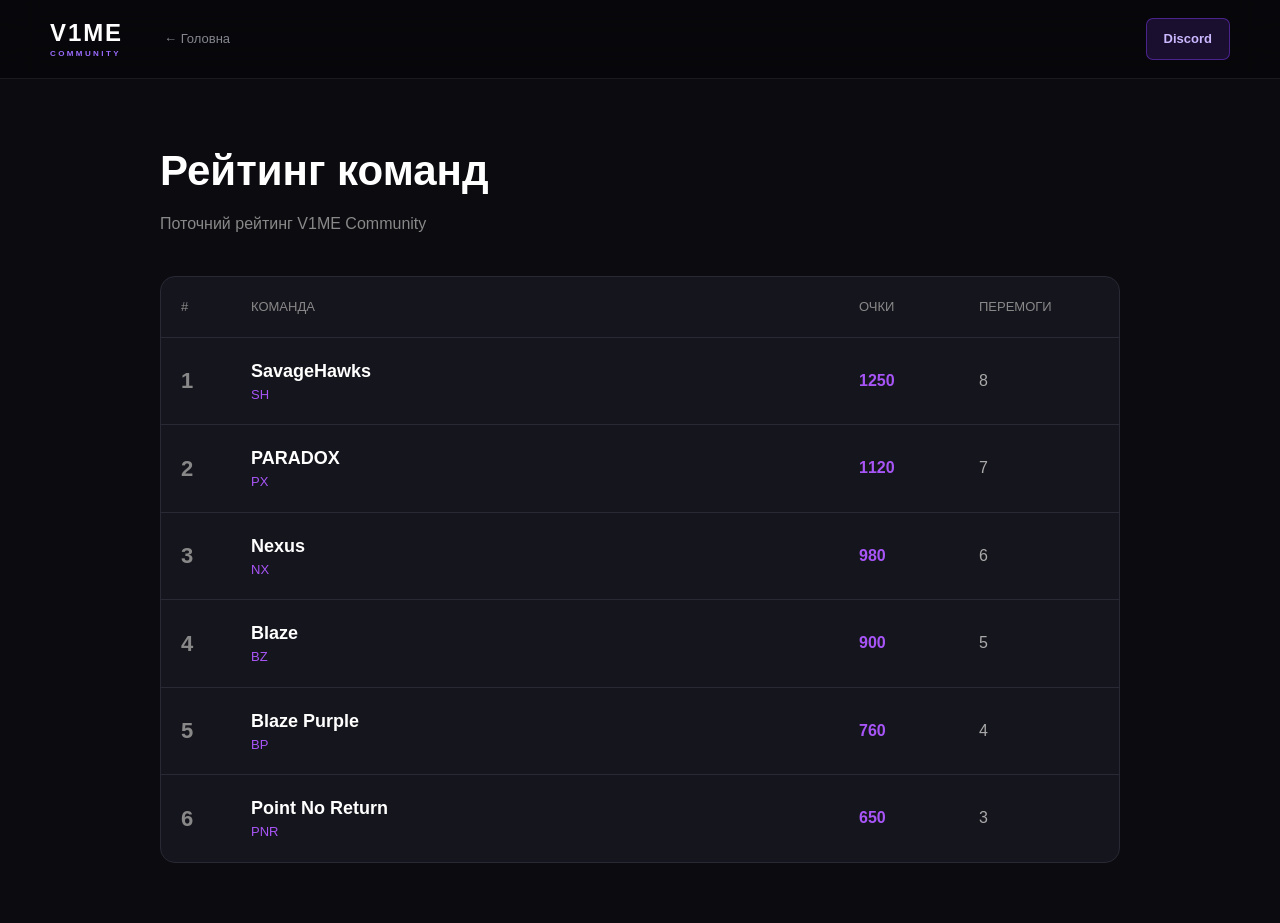
<file: rankings.html>
<!DOCTYPE html>
<html lang="uk">
<head>
    <meta charset="UTF-8">
    <meta name="viewport" content="width=device-width, initial-scale=1.0">

    <title>Рейтинг — V1ME Community</title>

    <link rel="stylesheet" href="style.css">

    <style>
        body {
            background: #0b0b10;
            color: white;
            font-family: Arial, sans-serif;
            margin: 0;
        }

        .ranking-page {
            max-width: 1000px;
            margin: auto;
            padding: 60px 20px;
        }

        .title {
            font-size: 42px;
            font-weight: 800;
            margin-bottom: 10px;
        }

        .subtitle {
            color: #888;
            margin-bottom: 40px;
        }

        .ranking {
            background: #15151d;
            border: 1px solid #292936;
            border-radius: 15px;
            overflow: hidden;
        }

        .ranking-header,
        .ranking-row {
            display: grid;
            grid-template-columns: 70px 1fr 120px 120px;
            align-items: center;
            padding: 20px;
        }

        .ranking-header {
            color: #888;
            font-size: 13px;
            text-transform: uppercase;
            border-bottom: 1px solid #292936;
        }

        .ranking-row {
            border-bottom: 1px solid #292936;
            transition: 0.2s;
        }

        .ranking-row:last-child {
            border-bottom: none;
        }

        .ranking-row:hover {
            background: #1b1b25;
        }

        .position {
            font-size: 22px;
            font-weight: 900;
            color: #888;
        }

        .team-name {
            font-size: 18px;
            font-weight: 800;
        }

        .tag {
            color: #a855f7;
            font-size: 13px;
        }

        .points {
            font-weight: 800;
            color: #a855f7;
        }

        .wins {
            color: #aaa;
        }

        @media (max-width: 700px) {

            .title {
                font-size: 32px;
            }

            .ranking-header,
            .ranking-row {
                grid-template-columns: 45px 1fr 80px;
                padding: 15px;
            }

            .ranking-header div:nth-child(4),
            .ranking-row div:nth-child(4) {
                display: none;
            }
        }
    </style>
</head>

<body>

<header class="header">
    <div class="container header-content">

        <a href="index.html" class="logo">
            <span>V1ME</span>
            <small>COMMUNITY</small>
        </a>

        <nav class="nav">
            <a href="index.html">
                ← Головна
            </a>
        </nav>

        <a
            href="https://discord.gg/7t8vAnn3n"
            class="discord-button"
            target="_blank"
            rel="noopener noreferrer"
        >
            Discord
        </a>

    </div>
</header>

<div class="ranking-page">

    <h1 class="title">Рейтинг команд</h1>

    <p class="subtitle">
        Поточний рейтинг V1ME Community
    </p>


    <div class="ranking">

        <div class="ranking-header">
            <div>#</div>
            <div>Команда</div>
            <div>Очки</div>
            <div>Перемоги</div>
        </div>


        <div class="ranking-row">

            <div class="position">1</div>

            <div>
                <div class="team-name">
                    SavageHawks
                </div>

                <div class="tag">
                    SH
                </div>
            </div>

            <div class="points">
                1250
            </div>

            <div class="wins">
                8
            </div>

        </div>


        <div class="ranking-row">

            <div class="position">2</div>

            <div>
                <div class="team-name">
                    PARADOX
                </div>

                <div class="tag">
                    PX
                </div>
            </div>

            <div class="points">
                1120
            </div>

            <div class="wins">
                7
            </div>

        </div>


        <div class="ranking-row">

            <div class="position">3</div>

            <div>
                <div class="team-name">
                    Nexus
                </div>

                <div class="tag">
                    NX
                </div>
            </div>

            <div class="points">
                980
            </div>

            <div class="wins">
                6
            </div>

        </div>


        <div class="ranking-row">

            <div class="position">4</div>

            <div>
                <div class="team-name">
                    Blaze
                </div>

                <div class="tag">
                    BZ
                </div>
            </div>

            <div class="points">
                900
            </div>

            <div class="wins">
                5
            </div>

        </div>


        <div class="ranking-row">

            <div class="position">5</div>

            <div>
                <div class="team-name">
                    Blaze Purple
                </div>

                <div class="tag">
                    BP
                </div>
            </div>

            <div class="points">
                760
            </div>

            <div class="wins">
                4
            </div>

        </div>


        <div class="ranking-row">

            <div class="position">6</div>

            <div>
                <div class="team-name">
                    Point No Return
                </div>

                <div class="tag">
                    PNR
                </div>
            </div>

            <div class="points">
                650
            </div>

            <div class="wins">
                3
            </div>

        </div>

    </div>

</div>

</body>
</html>
</file>
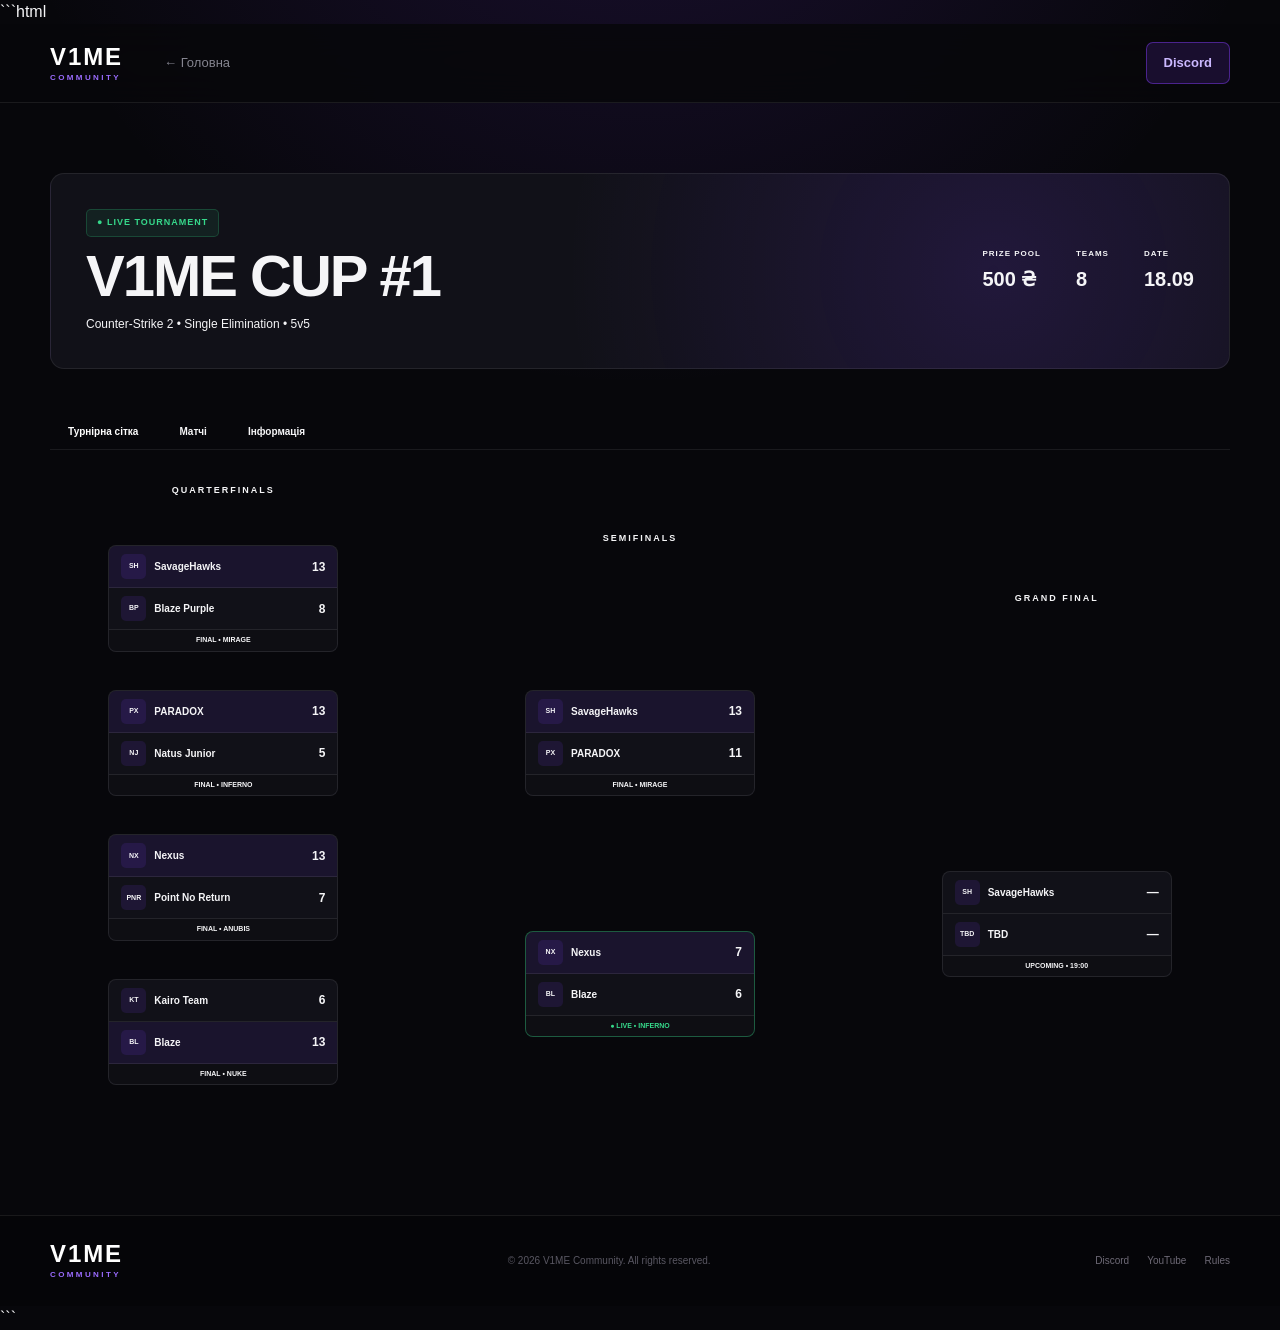
<file: tournament2).html>
```html
<!DOCTYPE html>
<html lang="uk">

<head>

    <meta charset="UTF-8">

    <meta
        name="viewport"
        content="width=device-width, initial-scale=1.0">

    <title>V1ME CUP #1 — V1ME Community</title>

    <link
        rel="stylesheet"
        href="style.css">


    <style>

        /* =========================
           TOURNAMENT PAGE
        ========================= */

        .tournament-page {
            padding: 70px 0 100px;
        }


        /* =========================
           TOURNAMENT HEADER
        ========================= */

        .tournament-header {
            display: flex;

            align-items: center;
            justify-content: space-between;

            gap: 40px;

            margin-bottom: 45px;

            padding: 35px;

            border: 1px solid var(--border);

            border-radius: 14px;

            background:
                radial-gradient(
                    circle at 80% 50%,
                    rgba(124,60,255,0.15),
                    transparent 45%
                ),
                var(--card);
        }


        .tournament-title {

            display: flex;

            flex-direction: column;

            gap: 10px;

        }


        .tournament-title .live-label {

            width: fit-content;

            padding: 6px 10px;

            border-radius: 5px;

            color: var(--green);

            background:
                rgba(53,229,139,0.08);

            border:
                1px solid
                rgba(53,229,139,0.2);

            font-size: 9px;

            font-weight: 800;

            letter-spacing: 1px;

        }


        .tournament-title h1 {

            font-size: clamp(35px,5vw,58px);

            line-height: 1;

            letter-spacing: -2px;

        }


        .tournament-title p {

            color: var(--text-secondary);

            font-size: 12px;

        }


        .tournament-stats {

            display: flex;

            gap: 35px;

        }


        .t-stat {

            display: flex;

            flex-direction: column;

            gap: 4px;

        }


        .t-stat small {

            color: var(--text-dark);

            font-size: 8px;

            font-weight: 700;

            letter-spacing: 1px;

        }


        .t-stat strong {

            font-size: 20px;

        }


        /* =========================
           TABS
        ========================= */

        .tournament-tabs {

            display: flex;

            gap: 5px;

            margin-bottom: 25px;

            border-bottom:
                1px solid var(--border);

        }


        .tournament-tab {

            padding: 12px 18px;

            border: none;

            background: transparent;

            color: var(--text-secondary);

            font-family: inherit;

            font-size: 10px;

            font-weight: 800;

            cursor: pointer;

            position: relative;

        }


        .tournament-tab.active {

            color: white;

        }


        .tournament-tab.active::after {

            content: '';

            position: absolute;

            left: 0;

            right: 0;

            bottom: -1px;

            height: 2px;

            background: var(--accent);

            box-shadow:
                0 0 12px var(--accent);

        }


        /* =========================
           BRACKET
        ========================= */

        .bracket-wrapper {

            overflow-x: auto;

            padding-bottom: 20px;

        }


        .bracket {

            min-width: 1000px;

            display: grid;

            grid-template-columns:
                1fr 1fr 1fr;

            gap: 70px;

            align-items: center;

            min-height: 620px;

        }


        .round {

            display: flex;

            flex-direction: column;

            justify-content: space-around;

            height: 100%;

            gap: 20px;

        }


        .round-title {

            margin-bottom: 10px;

            color: var(--text-secondary);

            font-size: 9px;

            font-weight: 800;

            letter-spacing: 2px;

            text-align: center;

        }


        /* =========================
           MATCH CARD
        ========================= */

        .bracket-match {

            position: relative;

            width: 230px;

            margin: 0 auto;

            border:
                1px solid var(--border);

            border-radius: 8px;

            overflow: hidden;

            background: var(--card);

            transition: 0.25s ease;

        }


        .bracket-match:hover {

            transform: translateY(-3px);

            border-color:
                rgba(124,60,255,0.4);

            box-shadow:
                0 10px 30px
                rgba(0,0,0,0.25);

        }


        .bracket-match.live-match {

            border-color:
                rgba(53,229,139,0.35);

        }


        .bracket-team {

            display: flex;

            align-items: center;

            justify-content: space-between;

            gap: 10px;

            min-height: 42px;

            padding: 0 12px;

            border-bottom:
                1px solid var(--border);

            font-size: 10px;

            font-weight: 700;

        }


        .bracket-team:last-child {

            border-bottom: none;

        }


        .bracket-team.winner {

            background:
                rgba(124,60,255,0.09);

        }


        .team-left {

            display: flex;

            align-items: center;

            gap: 8px;

        }


        .mini-logo {

            display: flex;

            align-items: center;

            justify-content: center;

            width: 25px;

            height: 25px;

            border-radius: 5px;

            background:
                rgba(124,60,255,0.12);

            color: var(--accent-light);

            font-size: 7px;

            font-weight: 900;

        }


        .team-score {

            font-size: 12px;

        }


        .winner .team-score {

            color: var(--accent-light);

        }


        .match-info {

            padding: 5px 10px;

            background:
                rgba(0,0,0,0.2);

            color: var(--text-dark);

            text-align: center;

            font-size: 7px;

            font-weight: 700;

        }


        .live-match .match-info {

            color: var(--green);

        }


        /* =========================
           CONNECTORS
        ========================= */

        .round:not(:last-child)
        .bracket-match::after {

            content: '';

            position: absolute;

            top: 50%;

            right: -70px;

            width: 70px;

            height: 1px;

            background:
                rgba(255,255,255,0.12);

        }


        /* =========================
           MATCHES LIST
        ========================= */

        .matches-panel {

            display: none;

        }


        .matches-panel.active {

            display: block;

        }


        .match-list {

            display: flex;

            flex-direction: column;

            gap: 8px;

        }


        .match-row {

            display: grid;

            grid-template-columns:
                100px 1fr 100px;

            align-items: center;

            gap: 20px;

            min-height: 70px;

            padding: 10px 20px;

            border:
                1px solid var(--border);

            border-radius: 8px;

            background: var(--card);

        }


        .match-row-status {

            color: var(--text-secondary);

            font-size: 8px;

            font-weight: 800;

            letter-spacing: 1px;

        }


        .match-row-status.live {

            color: var(--green);

        }


        .match-teams {

            display: flex;

            align-items: center;

            justify-content: center;

            gap: 20px;

            font-size: 11px;

            font-weight: 700;

        }


        .match-score {

            font-size: 17px;

            font-weight: 900;

        }


        .match-time {

            color: var(--text-secondary);

            text-align: right;

            font-size: 9px;

        }


        /* =========================
           INFORMATION
        ========================= */

        .info-panel {

            display: none;

        }


        .info-panel.active {

            display: block;

        }


        .info-grid {

            display: grid;

            grid-template-columns:
                repeat(2,1fr);

            gap: 15px;

        }


        .info-card {

            padding: 25px;

            border:
                1px solid var(--border);

            border-radius: 10px;

            background: var(--card);

        }


        .info-card h3 {

            margin-bottom: 12px;

            font-size: 15px;

        }


        .info-card p {

            color: var(--text-secondary);

            font-size: 11px;

            line-height: 1.8;

        }


        /* =========================
           RESPONSIVE
        ========================= */

        @media(max-width:800px) {

            .tournament-header {

                flex-direction: column;

                align-items: flex-start;

            }


            .tournament-stats {

                width: 100%;

                justify-content: space-between;

            }


            .info-grid {

                grid-template-columns: 1fr;

            }


            .match-row {

                grid-template-columns:
                    70px 1fr 60px;

                gap: 10px;

            }


            .match-teams {

                gap: 8px;

                font-size: 9px;

            }

        }

    </style>

</head>


<body>


<!-- =========================
     HEADER
========================= -->

<header class="header">

    <div class="container header-content">

        <a href="index.html" class="logo">

            <span>
                V1ME
            </span>

            <small>
                COMMUNITY
            </small>

        </a>


        <nav class="nav">

            <a href="index.html">
                ← Головна
            </a>

        </nav>


        <a
            href="https://discord.gg/7t8vAnn3n"
            class="discord-button"
            target="_blank"
            rel="noopener noreferrer"
        >
            Discord
        </a>

    </div>

</header>



<!-- =========================
     MAIN
========================= -->

<main>

<section class="tournament-page">

<div class="container">


<!-- =========================
     TOURNAMENT HEADER
========================= -->

<div class="tournament-header">


    <div class="tournament-title">

        <span class="live-label">
            ● LIVE TOURNAMENT
        </span>

        <h1>
            V1ME CUP #1
        </h1>

        <p>
            Counter-Strike 2 • Single Elimination • 5v5
        </p>

    </div>


    <div class="tournament-stats">


        <div class="t-stat">

            <small>
                PRIZE POOL
            </small>

            <strong>
                500 ₴
            </strong>

        </div>


        <div class="t-stat">

            <small>
                TEAMS
            </small>

            <strong>
                8
            </strong>

        </div>


        <div class="t-stat">

            <small>
                DATE
            </small>

            <strong>
                18.09
            </strong>

        </div>


    </div>

</div>



<!-- =========================
     TABS
========================= -->

<div class="tournament-tabs">


    <button
        class="tournament-tab active"
        data-tab="bracket">

        Турнірна сітка

    </button>


    <button
        class="tournament-tab"
        data-tab="matches">

        Матчі

    </button>


    <button
        class="tournament-tab"
        data-tab="info">

        Інформація

    </button>


</div>



<!-- =========================
     BRACKET
========================= -->

<div
    class="matches-panel active"
    id="bracket">


<div class="bracket-wrapper">


<div class="bracket">


<!-- QUARTERFINALS -->

<div class="round">

<div class="round-title">
    QUARTERFINALS
</div>


<div class="bracket-match">

    <div class="bracket-team winner">

        <div class="team-left">

            <span class="mini-logo">
                SH
            </span>

            SavageHawks

        </div>

        <span class="team-score">
            13
        </span>

    </div>


    <div class="bracket-team">

        <div class="team-left">

            <span class="mini-logo">
                BP
            </span>

            Blaze Purple

        </div>

        <span class="team-score">
            8
        </span>

    </div>


    <div class="match-info">
        FINAL • MIRAGE
    </div>

</div>



<div class="bracket-match">

    <div class="bracket-team winner">

        <div class="team-left">

            <span class="mini-logo">
                PX
            </span>

            PARADOX

        </div>

        <span class="team-score">
            13
        </span>

    </div>


    <div class="bracket-team">

        <div class="team-left">

            <span class="mini-logo">
                NJ
            </span>

            Natus Junior

        </div>

        <span class="team-score">
            5
        </span>

    </div>


    <div class="match-info">
        FINAL • INFERNO
    </div>

</div>



<div class="bracket-match">

    <div class="bracket-team winner">

        <div class="team-left">

            <span class="mini-logo">
                NX
            </span>

            Nexus

        </div>

        <span class="team-score">
            13
        </span>

    </div>


    <div class="bracket-team">

        <div class="team-left">

            <span class="mini-logo">
                PNR
            </span>

            Point No Return

        </div>

        <span class="team-score">
            7
        </span>

    </div>


    <div class="match-info">
        FINAL • ANUBIS
    </div>

</div>



<div class="bracket-match">

    <div class="bracket-team">

        <div class="team-left">

            <span class="mini-logo">
                KT
            </span>

            Kairo Team

        </div>

        <span class="team-score">
            6
        </span>

    </div>


    <div class="bracket-team winner">

        <div class="team-left">

            <span class="mini-logo">
                BL
            </span>

            Blaze

        </div>

        <span class="team-score">
            13
        </span>

    </div>


    <div class="match-info">
        FINAL • NUKE
    </div>

</div>

</div>



<!-- SEMIFINALS -->

<div class="round">

<div class="round-title">
    SEMIFINALS
</div>


<div class="bracket-match">

    <div class="bracket-team winner">

        <div class="team-left">

            <span class="mini-logo">
                SH
            </span>

            SavageHawks

        </div>

        <span class="team-score">
            13
        </span>

    </div>


    <div class="bracket-team">

        <div class="team-left">

            <span class="mini-logo">
                PX
            </span>

            PARADOX

        </div>

        <span class="team-score">
            11
        </span>

    </div>


    <div class="match-info">
        FINAL • MIRAGE
    </div>

</div>



<div class="bracket-match live-match">

    <div class="bracket-team winner">

        <div class="team-left">

            <span class="mini-logo">
                NX
            </span>

            Nexus

        </div>

        <span class="team-score">
            7
        </span>

    </div>


    <div class="bracket-team">

        <div class="team-left">

            <span class="mini-logo">
                BL
            </span>

            Blaze

        </div>

        <span class="team-score">
            6
        </span>

    </div>


    <div class="match-info">
        ● LIVE • INFERNO
    </div>

</div>

</div>



<!-- FINAL -->

<div class="round">

<div class="round-title">
    GRAND FINAL
</div>


<div class="bracket-match">

    <div class="bracket-team">

        <div class="team-left">

            <span class="mini-logo">
                SH
            </span>

            SavageHawks

        </div>

        <span class="team-score">
            —
        </span>

    </div>


    <div class="bracket-team">

        <div class="team-left">

            <span class="mini-logo">
                TBD
            </span>

            TBD

        </div>

        <span class="team-score">
            —
        </span>

    </div>


    <div class="match-info">
        UPCOMING • 19:00
    </div>

</div>

</div>


</div>

</div>

</div>



<!-- =========================
     MATCHES
========================= -->

<div
    class="matches-panel"
    id="matches">


<div class="match-list">


<div class="match-row">

    <div class="match-row-status">
        FINAL
    </div>

    <div class="match-teams">

        SavageHawks

        <span class="match-score">
            13 : 8
        </span>

        Blaze Purple

    </div>

    <div class="match-time">
        Mirage
    </div>

</div>



<div class="match-row">

    <div class="match-row-status live">
        ● LIVE
    </div>

    <div class="match-teams">

        Nexus

        <span class="match-score">
            7 : 6
        </span>

        Blaze

    </div>

    <div class="match-time">
        Inferno
    </div>

</div>



<div class="match-row">

    <div class="match-row-status">
        UPCOMING
    </div>

    <div class="match-teams">

        SavageHawks

        <span class="match-score">
            VS
        </span>

        TBD

    </div>

    <div class="match-time">
        19:00
    </div>

</div>


</div>

</div>



<!-- =========================
     INFO
========================= -->

<div
    class="info-panel"
    id="info">


<div class="info-grid">


<div class="info-card">

    <h3>
        Про турнір
    </h3>

    <p>
        V1ME CUP #1 — перший великий турнір
        V1ME Community з Counter-Strike 2.
        У турнірі беруть участь 8 команд.
        Формат — Single Elimination.
    </p>

</div>


<div class="info-card">

    <h3>
        Формат
    </h3>

    <p>
        Усі матчі проходять у форматі 5v5.
        Команда, яка програла матч,
        вибуває з турніру.
        Переможець проходить у наступний раунд.
    </p>

</div>


<div class="info-card">

    <h3>
        Призовий фонд
    </h3>

    <p>
        Загальний призовий фонд турніру —
        500 ₴.
        Розподіл призів визначається
        організаторами турніру.
    </p>

</div>


<div class="info-card">

    <h3>
        Правила
    </h3>

    <p>
        Учасники повинні дотримуватися
        правил V1ME Community та
        загальних правил чесної гри.
    </p>

</div>


</div>

</div>


</div>

</section>

</main>



<!-- =========================
     FOOTER
========================= -->

<footer class="footer">

<div class="container footer-content">


<div class="logo">

    <span>
        V1ME
    </span>

    <small>
        COMMUNITY
    </small>

</div>


<p>
    © 2026 V1ME Community.
    All rights reserved.
</p>


<div class="footer-links">

    <a href="#">
        Discord
    </a>

    <a href="#">
        YouTube
    </a>

    <a href="#">
        Rules
    </a>

</div>


</div>

</footer>



<!-- =========================
     TAB JAVASCRIPT
========================= -->

<script>

const tabs =
    document.querySelectorAll('.tournament-tab');

const panels =
    document.querySelectorAll(
        '.matches-panel, .info-panel'
    );


tabs.forEach(tab => {

    tab.addEventListener('click', () => {


        /*
         * Remove active state
         */

        tabs.forEach(item => {

            item.classList.remove('active');

        });


        /*
         * Activate selected tab
         */

        tab.classList.add('active');


        /*
         * Hide all panels
         */

        panels.forEach(panel => {

            panel.classList.remove('active');

        });


        /*
         * Show selected panel
         */

        const selected =
            document.getElementById(
                tab.dataset.tab
            );


        if (selected) {

            selected.classList.add('active');

        }

    });

});

</script>


</body>

</html>
```
</file>
<file: style.css>
* {
    margin: 0;
    padding: 0;
    box-sizing: border-box;
}

:root {
    --bg: #07070b;
    --bg-light: #0d0d13;
    --card: #111118;
    --card-hover: #15151e;

    --purple: #7c3aed;
    --purple-light: #9b6cff;
    --purple-dark: #5b21b6;

    --text: #f5f5f7;
    --muted: #8f8f9d;

    --border: rgba(255, 255, 255, 0.08);
    --border-purple: rgba(124, 58, 237, 0.45);

    --green: #36d98b;
    --red: #ff4d67;

    --container: 1180px;
}


/* =========================
   BODY
========================= */

html {
    scroll-behavior: smooth;
}

body {
    min-height: 100vh;

    background:
        radial-gradient(
            circle at 50% -20%,
            rgba(124, 58, 237, 0.18),
            transparent 38%
        ),
        var(--bg);

    color: var(--text);

    font-family:
        Inter,
        -apple-system,
        BlinkMacSystemFont,
        "Segoe UI",
        Roboto,
        Arial,
        sans-serif;

    line-height: 1.5;
}

a {
    color: inherit;
    text-decoration: none;
}

button,
input,
select,
textarea {
    font-family: inherit;
}


/* =========================
   CONTAINER
========================= */

.container {
    width: min(var(--container), calc(100% - 40px));

    margin: 0 auto;
}


/* =========================
   HEADER
========================= */

.header {
    position: sticky;
    top: 0;

    z-index: 1000;

    background: rgba(7, 7, 11, 0.88);

    backdrop-filter: blur(18px);
    -webkit-backdrop-filter: blur(18px);

    border-bottom: 1px solid var(--border);
}

.header-content {
    min-height: 78px;

    display: flex;
    align-items: center;

    gap: 30px;
}


/* =========================
   LOGO
========================= */

.logo {
    display: flex;
    flex-direction: column;

    flex-shrink: 0;

    line-height: 1;

    cursor: pointer;
}

.logo span {
    color: #fff;

    font-size: 24px;
    font-weight: 900;

    letter-spacing: 0.08em;
}

.logo small {
    margin-top: 5px;

    color: var(--purple-light);

    font-size: 8px;
    font-weight: 800;

    letter-spacing: 0.3em;
}


/* =========================
   NAV
========================= */

.nav {
    display: flex;
    align-items: center;

    flex: 1;

    gap: 4px;

    overflow-x: auto;

    scrollbar-width: none;
}

.nav::-webkit-scrollbar {
    display: none;
}

.nav a {
    position: relative;

    padding: 9px 11px;

    color: #858590;

    border-radius: 7px;

    font-size: 13px;
    font-weight: 500;

    white-space: nowrap;

    transition: 0.2s ease;
}

.nav a:hover {
    color: #fff;

    background: rgba(255, 255, 255, 0.04);
}


/* =========================
   DISCORD BUTTON
========================= */

.discord-button {
    display: inline-flex;
    align-items: center;
    justify-content: center;

    padding: 10px 17px;

    border: 1px solid rgba(124, 58, 237, 0.5);

    border-radius: 7px;

    background: rgba(124, 58, 237, 0.16);

    color: #cbb8ff;

    font-size: 13px;
    font-weight: 700;

    white-space: nowrap;

    transition: 0.2s ease;
}

.discord-button:hover {
    background: var(--purple);

    color: #fff;

    border-color: var(--purple);

    transform: translateY(-1px);
}


/* =========================
   MAIN
========================= */

main {
    overflow: hidden;
}


/* =========================
   HERO
========================= */

.hero {
    position: relative;

    padding: 90px 0 75px;
}

.hero::before {
    content: "";

    position: absolute;

    width: 500px;
    height: 500px;

    left: -250px;
    top: 0;

    background: rgba(124, 58, 237, 0.08);

    filter: blur(100px);

    pointer-events: none;
}

.hero-content {
    position: relative;

    display: grid;

    grid-template-columns: 1.15fr 0.85fr;

    align-items: center;

    gap: 70px;
}


/* =========================
   HERO TEXT
========================= */

.hero-text {
    max-width: 650px;
}

.status {
    display: inline-flex;
    align-items: center;

    margin-bottom: 18px;

    color: var(--green);

    font-size: 11px;
    font-weight: 800;

    letter-spacing: 0.14em;
}

.status::first-letter {
    color: var(--green);
}

.hero h1 {
    margin-bottom: 22px;

    color: #fff;

    font-size: clamp(52px, 7vw, 88px);

    line-height: 0.95;

    font-weight: 950;

    letter-spacing: -0.055em;
}

.hero h1 span {
    color: transparent;

    -webkit-text-stroke: 1px #aaa4b5;

    text-shadow: none;
}

.hero p {
    margin-bottom: 28px;

    color: var(--muted);

    font-size: 16px;

    line-height: 1.7;
}


/* =========================
   HERO BUTTONS
========================= */

.hero-buttons {
    display: flex;

    align-items: center;

    flex-wrap: wrap;

    gap: 10px;
}

.button {
    display: inline-flex;
    align-items: center;
    justify-content: center;

    min-height: 45px;

    padding: 0 19px;

    border-radius: 7px;

    font-size: 13px;
    font-weight: 700;

    transition: 0.2s ease;
}

.button.primary {
    background: var(--purple);

    color: #fff;

    box-shadow:
        0 8px 30px rgba(124, 58, 237, 0.2);
}

.button.primary:hover {
    background: #8b4af5;

    transform: translateY(-2px);

    box-shadow:
        0 10px 35px rgba(124, 58, 237, 0.3);
}

.button.secondary {
    background: transparent;

    color: #b3b0ba;

    border: 1px solid var(--border);
}

.button.secondary:hover {
    background: rgba(255, 255, 255, 0.04);

    color: #fff;

    border-color: rgba(255, 255, 255, 0.16);

    transform: translateY(-2px);
}


/* =========================
   HERO CARD
========================= */

.hero-card {
    position: relative;

    padding: 25px;

    background:
        linear-gradient(
            145deg,
            rgba(124, 58, 237, 0.09),
            rgba(255, 255, 255, 0.025)
        ),
        #101017;

    border: 1px solid var(--border-purple);

    border-radius: 13px;

    box-shadow:
        0 30px 80px rgba(0, 0, 0, 0.35);

    overflow: hidden;
}

.hero-card::before {
    content: "";

    position: absolute;

    width: 220px;
    height: 220px;

    right: -100px;
    top: -100px;

    background: rgba(124, 58, 237, 0.2);

    filter: blur(70px);

    pointer-events: none;
}

.card-top {
    position: relative;

    display: flex;
    justify-content: space-between;
    align-items: center;

    margin-bottom: 22px;

    color: #797984;

    font-size: 10px;
    font-weight: 800;

    letter-spacing: 0.13em;
}

.card-top .live {
    color: var(--green);
}

.hero-card h2 {
    position: relative;

    margin-bottom: 7px;

    color: #fff;

    font-size: 28px;

    line-height: 1.1;

    font-weight: 850;
}

.game {
    position: relative;

    margin-bottom: 30px;

    color: #858591;

    font-size: 13px;
}

.prize {
    position: relative;

    display: flex;
    flex-direction: column;

    padding: 17px 0;

    border-top: 1px solid var(--border);
    border-bottom: 1px solid var(--border);
}

.prize small {
    margin-bottom: 3px;

    color: #777782;

    font-size: 9px;
    font-weight: 800;

    letter-spacing: 0.14em;
}

.prize strong {
    color: #fff;

    font-size: 27px;
    font-weight: 900;
}

.progress-info {
    display: flex;
    justify-content: space-between;

    margin-top: 19px;
    margin-bottom: 7px;

    color: #777782;

    font-size: 11px;
}

.progress-info span:last-child {
    color: #bcb8c4;
}

.progress {
    height: 5px;

    margin-bottom: 20px;

    background: #23222b;

    border-radius: 20px;

    overflow: hidden;
}

.progress-bar {
    width: 50%;

    height: 100%;

    background: var(--purple);

    border-radius: inherit;

    box-shadow:
        0 0 15px rgba(124, 58, 237, 0.5);
}

.card-button {
    display: flex;
    align-items: center;
    justify-content: center;

    width: 100%;

    min-height: 42px;

    border: 1px solid rgba(124, 58, 237, 0.35);

    border-radius: 6px;

    background: rgba(124, 58, 237, 0.1);

    color: #c8b7ff;

    font-size: 12px;
    font-weight: 700;

    transition: 0.2s ease;
}

.card-button:hover {
    background: var(--purple);

    color: #fff;
}


/* =========================
   STATS
========================= */

.stats {
    padding: 0 0 75px;
}

.stats-grid {
    display: grid;

    grid-template-columns: repeat(4, 1fr);

    border-top: 1px solid var(--border);
    border-bottom: 1px solid var(--border);
}

.stat {
    min-height: 110px;

    display: flex;
    flex-direction: column;
    justify-content: center;

    padding: 20px 25px;

    border-right: 1px solid var(--border);
}

.stat:last-child {
    border-right: none;
}

.stat strong {
    margin-bottom: 4px;

    color: #fff;

    font-size: 27px;
    font-weight: 900;
}

.stat span {
    color: #777782;

    font-size: 11px;
}


/* =========================
   SECTIONS
========================= */

.section {
    padding: 20px 0 80px;
}

.section-header {
    display: flex;
    align-items: flex-end;
    justify-content: space-between;

    margin-bottom: 25px;
}

.section-label {
    display: block;

    margin-bottom: 7px;

    color: var(--purple-light);

    font-size: 9px;
    font-weight: 800;

    letter-spacing: 0.18em;
}

.section-header h2 {
    color: #fff;

    font-size: 30px;
    font-weight: 850;

    letter-spacing: -0.025em;
}

.view-all {
    color: #918c9b;

    font-size: 12px;
    font-weight: 600;

    transition: 0.2s ease;
}

.view-all:hover {
    color: #c7b8ff;
}


/* =========================
   TOURNAMENT GRID
========================= */

.tournament-grid {
    display: grid;

    grid-template-columns: repeat(3, 1fr);

    gap: 17px;
}

.tournament-card {
    overflow: hidden;

    background: var(--card);

    border: 1px solid var(--border);

    border-radius: 10px;

    transition:
        transform 0.25s ease,
        border-color 0.25s ease,
        background 0.25s ease;
}

.tournament-card:hover {
    transform: translateY(-4px);

    background: var(--card-hover);

    border-color: rgba(124, 58, 237, 0.35);
}


/* =========================
   TOURNAMENT IMAGE
========================= */

.tournament-image {
    position: relative;

    height: 145px;

    display: flex;
    align-items: flex-start;
    justify-content: space-between;

    padding: 14px;

    background:
        linear-gradient(
            135deg,
            #22134c,
            #100d19 70%
        );

    overflow: hidden;
}

.tournament-image::after {
    content: "";

    position: absolute;

    width: 170px;
    height: 170px;

    right: -50px;
    bottom: -90px;

    border-radius: 50%;

    background: rgba(124, 58, 237, 0.3);

    filter: blur(35px);
}

.tournament-image.second {
    background:
        linear-gradient(
            135deg,
            #16283c,
            #0d1017 70%
        );
}

.tournament-image.second::after {
    background: rgba(57, 125, 255, 0.22);
}

.tournament-image.third {
    background:
        linear-gradient(
            135deg,
            #321a1f,
            #120c10 70%
        );
}

.tournament-image.third::after {
    background: rgba(255, 69, 94, 0.18);
}


/* =========================
   TAGS
========================= */

.game-tag,
.status-tag {
    position: relative;

    z-index: 2;

    display: inline-flex;

    padding: 5px 8px;

    border-radius: 4px;

    font-size: 9px;
    font-weight: 800;

    letter-spacing: 0.08em;
}

.game-tag {
    background: rgba(0, 0, 0, 0.35);

    color: #ddd8e5;

    border: 1px solid rgba(255, 255, 255, 0.1);
}

.status-tag {
    background: rgba(0, 0, 0, 0.35);

    color: #a9a3b2;

    border: 1px solid rgba(255, 255, 255, 0.08);
}

.live-tag {
    color: var(--green);

    border-color: rgba(54, 217, 139, 0.2);
}

.upcoming-tag {
    color: #a99bbf;
}


/* =========================
   TOURNAMENT CONTENT
========================= */

.tournament-content {
    padding: 19px;
}

.tournament-content h3 {
    margin-bottom: 5px;

    color: #fff;

    font-size: 17px;
    font-weight: 800;
}

.tournament-content > p {
    min-height: 40px;

    margin-bottom: 15px;

    color: #777782;

    font-size: 12px;
}

.tournament-info {
    display: grid;

    grid-template-columns: repeat(3, 1fr);

    margin-bottom: 17px;

    border-top: 1px solid var(--border);
    border-bottom: 1px solid var(--border);
}

.tournament-info > div {
    padding: 11px 7px;

    border-right: 1px solid var(--border);
}

.tournament-info > div:last-child {
    border-right: none;
}

.tournament-info small {
    display: block;

    margin-bottom: 2px;

    color: #666672;

    font-size: 9px;
}

.tournament-info strong {
    color: #dcd9e2;

    font-size: 12px;
}

.small-button {
    display: flex;
    align-items: center;
    justify-content: center;

    min-height: 37px;

    border: 1px solid var(--border);

    border-radius: 6px;

    color: #aaa5b2;

    font-size: 11px;
    font-weight: 700;

    transition: 0.2s ease;
}

.small-button:hover {
    background: rgba(124, 58, 237, 0.12);

    border-color: rgba(124, 58, 237, 0.4);

    color: #c7b6ff;
}


/* =========================
   MATCHES
========================= */

.matches-section {
    padding-top: 5px;

    background:
        linear-gradient(
            180deg,
            transparent,
            rgba(255, 255, 255, 0.012)
        );
}

.matches {
    display: flex;
    flex-direction: column;

    border-top: 1px solid var(--border);
}

.match {
    display: grid;

    grid-template-columns: 90px 1fr 100px 1fr 100px;

    align-items: center;

    gap: 15px;

    min-height: 75px;

    border-bottom: 1px solid var(--border);

    transition: 0.2s ease;
}

.match:hover {
    background: rgba(255, 255, 255, 0.015);
}

.match-status {
    color: #6f6f7a;

    font-size: 9px;
    font-weight: 800;

    letter-spacing: 0.1em;
}

.live-status {
    color: var(--green);
}

.team {
    display: flex;
    align-items: center;

    gap: 10px;

    color: #d7d4dc;

    font-size: 12px;
}

.match:nth-child(even) .team:first-of-type {
    justify-content: flex-start;
}

.team-logo {
    width: 32px;
    height: 32px;

    display: flex;
    align-items: center;
    justify-content: center;

    flex-shrink: 0;

    background: #1a1821;

    border: 1px solid var(--border);

    border-radius: 6px;

    color: #aaa4b6;

    font-size: 9px;
    font-weight: 800;
}

.score {
    text-align: center;

    color: #fff;

    font-size: 17px;
    font-weight: 900;

    letter-spacing: 0.04em;
}

.match-map {
    text-align: right;

    color: #777782;

    font-size: 10px;
}


/* =========================
   CTA
========================= */

.cta {
    padding: 25px 0 90px;
}

.cta-box {
    position: relative;

    padding: 60px 30px;

    text-align: center;

    background:
        radial-gradient(
            circle at center,
            rgba(124, 58, 237, 0.13),
            transparent 60%
        ),
        #0e0d14;

    border: 1px solid var(--border-purple);

    border-radius: 12px;

    overflow: hidden;
}

.cta-box h2 {
    margin-bottom: 10px;

    color: #fff;

    font-size: clamp(27px, 4vw, 38px);

    font-weight: 850;

    letter-spacing: -0.03em;
}

.cta-box p {
    max-width: 570px;

    margin: 0 auto 24px;

    color: #85818e;

    font-size: 13px;

    line-height: 1.7;
}


/* =========================
   FOOTER
========================= */

.footer {
    border-top: 1px solid var(--border);

    background: #050508;
}

.footer-content {
    min-height: 90px;

    display: flex;
    align-items: center;
    justify-content: space-between;

    gap: 25px;
}

.footer-content p {
    color: #595762;

    font-size: 10px;
}

.footer-links {
    display: flex;

    gap: 18px;
}

.footer-links a {
    color: #6e6a76;

    font-size: 10px;

    transition: 0.2s ease;
}

.footer-links a:hover {
    color: #b7a5db;
}


/* =========================
   FORMS / OTHER PAGES
========================= */

input,
select,
textarea {
    width: 100%;

    padding: 11px 13px;

    background: #0e0d13;

    border: 1px solid var(--border);

    border-radius: 7px;

    color: #fff;

    outline: none;

    transition: 0.2s ease;
}

input:focus,
select:focus,
textarea:focus {
    border-color: rgba(124, 58, 237, 0.65);

    box-shadow:
        0 0 0 3px rgba(124, 58, 237, 0.08);
}

textarea {
    min-height: 120px;

    resize: vertical;
}

label {
    display: block;

    margin-bottom: 6px;

    color: #aaa5b1;

    font-size: 11px;
}


/* =========================
   GENERIC CARDS
========================= */

.card {
    padding: 20px;

    background: var(--card);

    border: 1px solid var(--border);

    border-radius: 10px;
}

.card h2,
.card h3 {
    color: #fff;
}

.card p {
    color: var(--muted);
}


/* =========================
   BADGES
========================= */

.badge {
    display: inline-flex;

    padding: 5px 8px;

    border-radius: 4px;

    background: rgba(124, 58, 237, 0.12);

    color: #bdaaff;

    font-size: 9px;
    font-weight: 800;
}

.badge.live {
    background: rgba(54, 217, 139, 0.1);

    color: var(--green);
}

.badge.finished {
    background: rgba(255, 255, 255, 0.05);

    color: #85818c;
}


/* =========================
   RESPONSIVE
========================= */

@media (max-width: 1000px) {

    .header-content {
        gap: 15px;
    }

    .nav a {
        padding-left: 8px;
        padding-right: 8px;
    }

    .hero-content {
        grid-template-columns: 1fr;

        gap: 45px;
    }

    .hero-text {
        max-width: 750px;
    }

    .hero-card {
        max-width: 600px;

        width: 100%;

        margin: 0 auto;
    }

    .tournament-grid {
        grid-template-columns: repeat(2, 1fr);
    }

    .match {
        grid-template-columns: 75px 1fr 75px 1fr 70px;
    }
}


@media (max-width: 760px) {

    .container {
        width: min(100% - 24px, var(--container));
    }

    .header-content {
        min-height: 65px;
    }

    .discord-button {
        display: none;
    }

    .hero {
        padding: 60px 0 50px;
    }

    .hero h1 {
        font-size: 55px;
    }

    .hero p {
        font-size: 14px;
    }

    .stats-grid {
        grid-template-columns: repeat(2, 1fr);
    }

    .stat {
        border-bottom: 1px solid var(--border);
    }

    .stat:nth-child(2) {
        border-right: none;
    }

    .stat:nth-child(3),
    .stat:nth-child(4) {
        border-bottom: none;
    }

    .tournament-grid {
        grid-template-columns: 1fr;
    }

    .section {
        padding-bottom: 60px;
    }

    .section-header h2 {
        font-size: 25px;
    }

    .match {
        grid-template-columns: 65px 1fr 65px;
    }

    .match .team:nth-of-type(2) {
        display: none;
    }

    .match-map {
        display: none;
    }

    .score {
        font-size: 15px;
    }

    .footer-content {
        flex-direction: column;

        justify-content: center;

        padding: 25px 0;

        text-align: center;
    }
}


@media (max-width: 500px) {

    .nav {
        order: 3;

        width: 100%;
    }

    .header-content {
        flex-wrap: wrap;

        padding: 12px 0;
    }

    .logo {
        margin-right: auto;
    }

    .nav {
        flex-basis: 100%;
    }

    .hero {
        padding-top: 45px;
    }

    .hero h1 {
        font-size: 43px;
    }

    .hero h1 span {
        -webkit-text-stroke: 0.7px #aaa4b5;
    }

    .hero-buttons {
        flex-direction: column;

        align-items: stretch;
    }

    .button {
        width: 100%;
    }

    .hero-card {
        padding: 20px;
    }

    .stats-grid {
        grid-template-columns: 1fr 1fr;
    }

    .stat {
        min-height: 90px;

        padding: 15px;
    }

    .stat strong {
        font-size: 22px;
    }

    .stat span {
        font-size: 9px;
    }

    .section-header {
        align-items: flex-start;

        gap: 10px;
    }

    .view-all {
        margin-top: 5px;
    }

    .cta-box {
        padding: 45px 20px;
    }
}



.page-hero {
    padding: 100px 0 60px;
    border-bottom: 1px solid rgba(255,255,255,0.06);
}

.page-hero h1 {
    font-size: 64px;
    margin: 10px 0 15px;
    line-height: 1;
}

.page-hero p {
    max-width: 650px;
    color: #aaa;
    font-size: 18px;
    line-height: 1.7;
}

.news-grid {
    display: grid;
    grid-template-columns: repeat(3, 1fr);
    gap: 24px;
}

.news-card {
    background: #111;
    border: 1px solid rgba(255,255,255,0.07);
    border-radius: 14px;
    overflow: hidden;
    transition: 0.25s ease;
}

.news-card:hover {
    transform: translateY(-5px);
    border-color: rgba(130,70,255,0.5);
}

.news-image {
    width: 100%;
    height: 210px;
    overflow: hidden;
}

.news-image img {
    width: 100%;
    height: 100%;
    object-fit: cover;
    display: block;
}

.news-content {
    padding: 24px;
}

.news-date {
    font-size: 12px;
    color: #8d6cff;
    text-transform: uppercase;
    letter-spacing: 1px;
    margin-bottom: 12px;
}

.news-content h3 {
    font-size: 22px;
    margin: 0 0 12px;
}

.news-content p {
    color: #aaa;
    line-height: 1.7;
    margin: 0;
}

.news-loading {
    color: #888;
    padding: 40px 0;
}

@media (max-width: 900px) {

    .news-grid {
        grid-template-columns: repeat(2, 1fr);
    }

}

@media (max-width: 600px) {

    .page-hero {
        padding: 70px 0 40px;
    }

    .page-hero h1 {
        font-size: 44px;
    }

    .news-grid {
        grid-template-columns: 1fr;
    }

}
</file>
